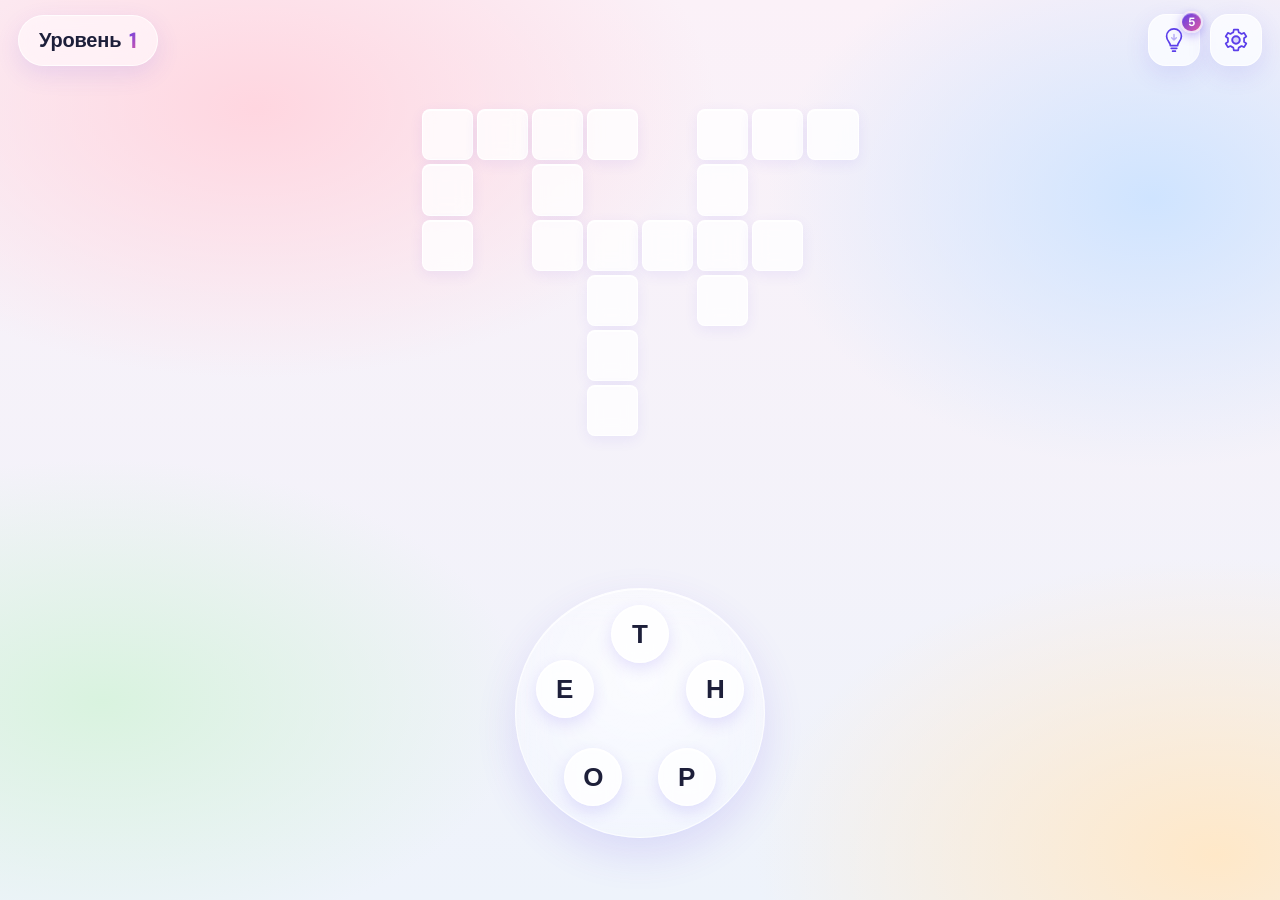
<file: index.html>
<!DOCTYPE html>
<html lang="ru">
<head>
  <meta charset="UTF-8">
  <meta name="viewport" content="width=device-width, initial-scale=1.0, maximum-scale=1.0, user-scalable=no, viewport-fit=cover">
  <meta name="theme-color" content="#f4ecf7">
  <meta name="apple-mobile-web-app-capable" content="yes">
  <meta name="mobile-web-app-capable" content="yes">
  <title>Слова из букв</title>
  <!-- Шрифт грузим через preconnect, но саму stylesheet делаем неблокирующей
       и с fallback'ом на стоковый — на устройствах без интернета (или с
       блокировкой fonts.googleapis.com) приложение всё равно загрузится. -->
  <link rel="preconnect" href="https://fonts.googleapis.com">
  <link rel="preconnect" href="https://fonts.gstatic.com" crossorigin>
  <link href="https://fonts.googleapis.com/css2?family=DM+Sans:wght@400;500;600;700;800&display=swap"
        rel="stylesheet" media="print" onload="this.media='all'">
  <link rel="stylesheet" href="styles.css">
  <!-- Минимальный inline-стиль ТОЛЬКО для аварийного экрана. Сам по себе
       не трогает html/body — иначе перекроет Aurora-фон из styles.css.
       Если #boot-fallback не отображается (нормальная загрузка) — это
       правило inert, страница рендерится как обычно.
       Если же ошибка — #boot-fallback берёт всю площадь поверх всего
       и сам красит фон тёмно-фиолетовым, видим даже без styles.css. -->
  <style>
    #boot-fallback { position: fixed; inset: 0; z-index: 99999;
                     padding: 24px; box-sizing: border-box; overflow: auto;
                     display: flex; flex-direction: column; align-items: center; justify-content: center;
                     text-align: center; font-size: 15px; line-height: 1.5;
                     background: #1a1230; color: #f5f3ff;
                     font-family: -apple-system, BlinkMacSystemFont, "Segoe UI", Roboto, sans-serif; }
    #boot-fallback h1 { font-size: 20px; margin: 0 0 12px; font-weight: 600; }
    #boot-fallback pre { text-align: left; white-space: pre-wrap; word-break: break-word;
                         background: rgba(255,255,255,0.08); padding: 12px; border-radius: 8px;
                         font-size: 12px; font-family: ui-monospace, "SF Mono", Consolas, monospace;
                         max-width: 100%; color: #f5f3ff; }
  </style>
  <script>
    // === Глобальный error reporter ===
    // Любая ошибка в загрузке/исполнении JS до того как ui.js успеет нарисовать
    // что-то — показывается прямо на экране. Это спасает от ситуации
    // «белый экран без объяснений», особенно для модератора стора.
    (function () {
      function showError(prefix, detail) {
        try {
          var node = document.getElementById('boot-fallback');
          if (!node) {
            node = document.createElement('div');
            node.id = 'boot-fallback';
            (document.body || document.documentElement).appendChild(node);
          }
          node.innerHTML =
            '<h1>Ошибка запуска</h1>' +
            '<pre>' + prefix + ':\n' +
              String(detail).replace(/[<>&]/g, function(c){return c==='<'?'&lt;':c==='>'?'&gt;':'&amp;';}) +
            '</pre>' +
            '<p style="opacity:0.7;font-size:12px">Пожалуйста, пришлите скриншот этой страницы разработчику.</p>';
        } catch (_) { /* nothing else we can do */ }
      }
      window.addEventListener('error', function (e) {
        showError('Error in ' + (e.filename || '?') + ':' + (e.lineno || '?'),
                  (e.message || 'unknown') + (e.error && e.error.stack ? '\n' + e.error.stack : ''));
      });
      window.addEventListener('unhandledrejection', function (e) {
        var r = e.reason || {};
        showError('Unhandled rejection', (r.message || r) + (r.stack ? '\n' + r.stack : ''));
      });
      // Watchdog: если через 8 сек loading-screen всё ещё на месте — что-то
      // зависло (модуль не загрузился без явного error event'а). Покажем
      // диагностику чтобы модератор мог сообщить детали.
      setTimeout(function () {
        var loading = document.getElementById('loading');
        if (loading && document.body.contains(loading)) {
          showError('Startup timed out',
                    'main.js did not finish bootstrap within 8 seconds.\n' +
                    'ua=' + (navigator && navigator.userAgent) + '\n' +
                    'release=' + (window.__BUILD_RELEASE__ ? 'yes' : 'no'));
        }
      }, 8000);
    })();

    // === Pre-paint theme bootstrap ===
    // Без него в dark-режиме мелькает светлый фон на ~100 мс до загрузки ui.js.
    (function () {
      try {
        var raw = localStorage.getItem('02words_save');
        if (!raw) return;
        var s = JSON.parse(raw);
        if (s && s.settings && s.settings.theme === 'dark') {
          document.documentElement.dataset.theme = 'dark';
          var m = document.querySelector('meta[name="theme-color"]');
          if (m) m.setAttribute('content', '#0a0820');
        }
      } catch (e) { /* ignore */ }
    })();
  </script>
</head>
<body>
  <div id="app">
    <div id="loading" class="loading-screen">Загрузка…</div>
  </div>
  <script type="module" src="js/main.js"></script>
</body>
</html>
</file>
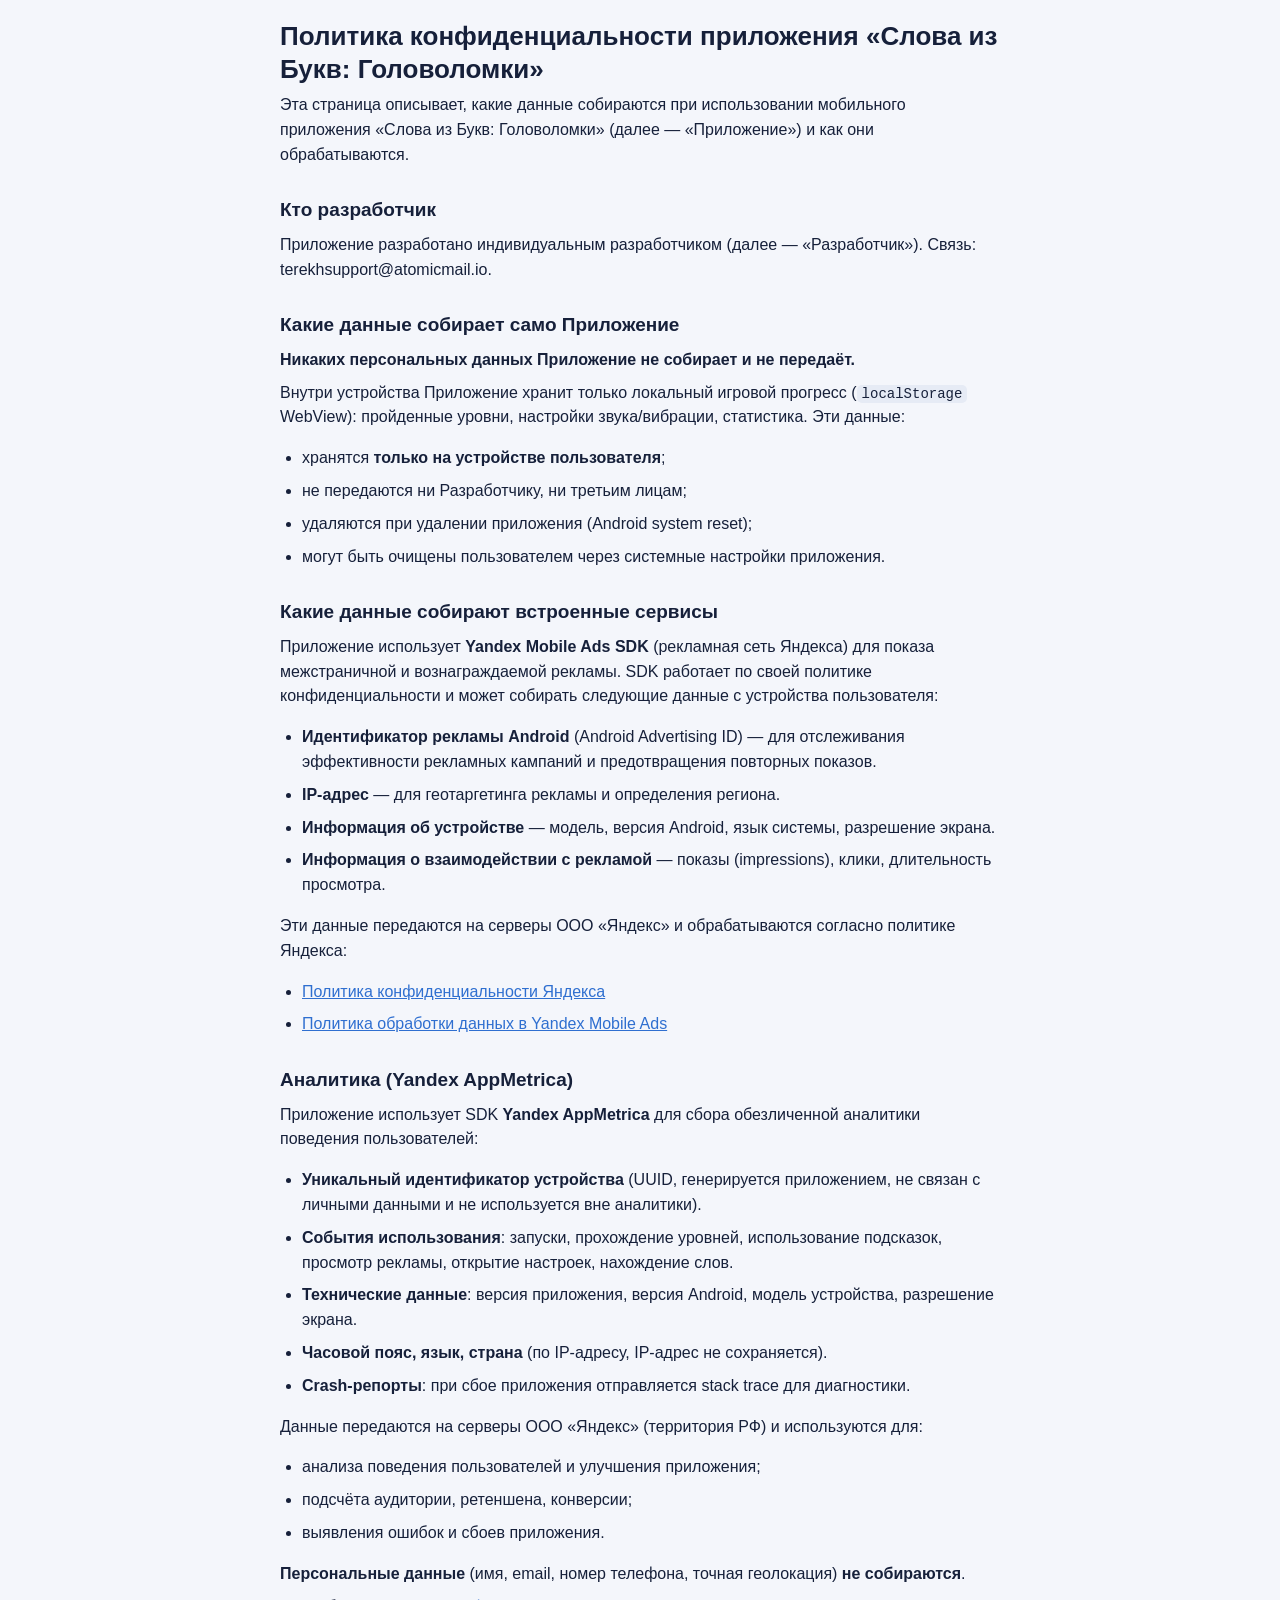
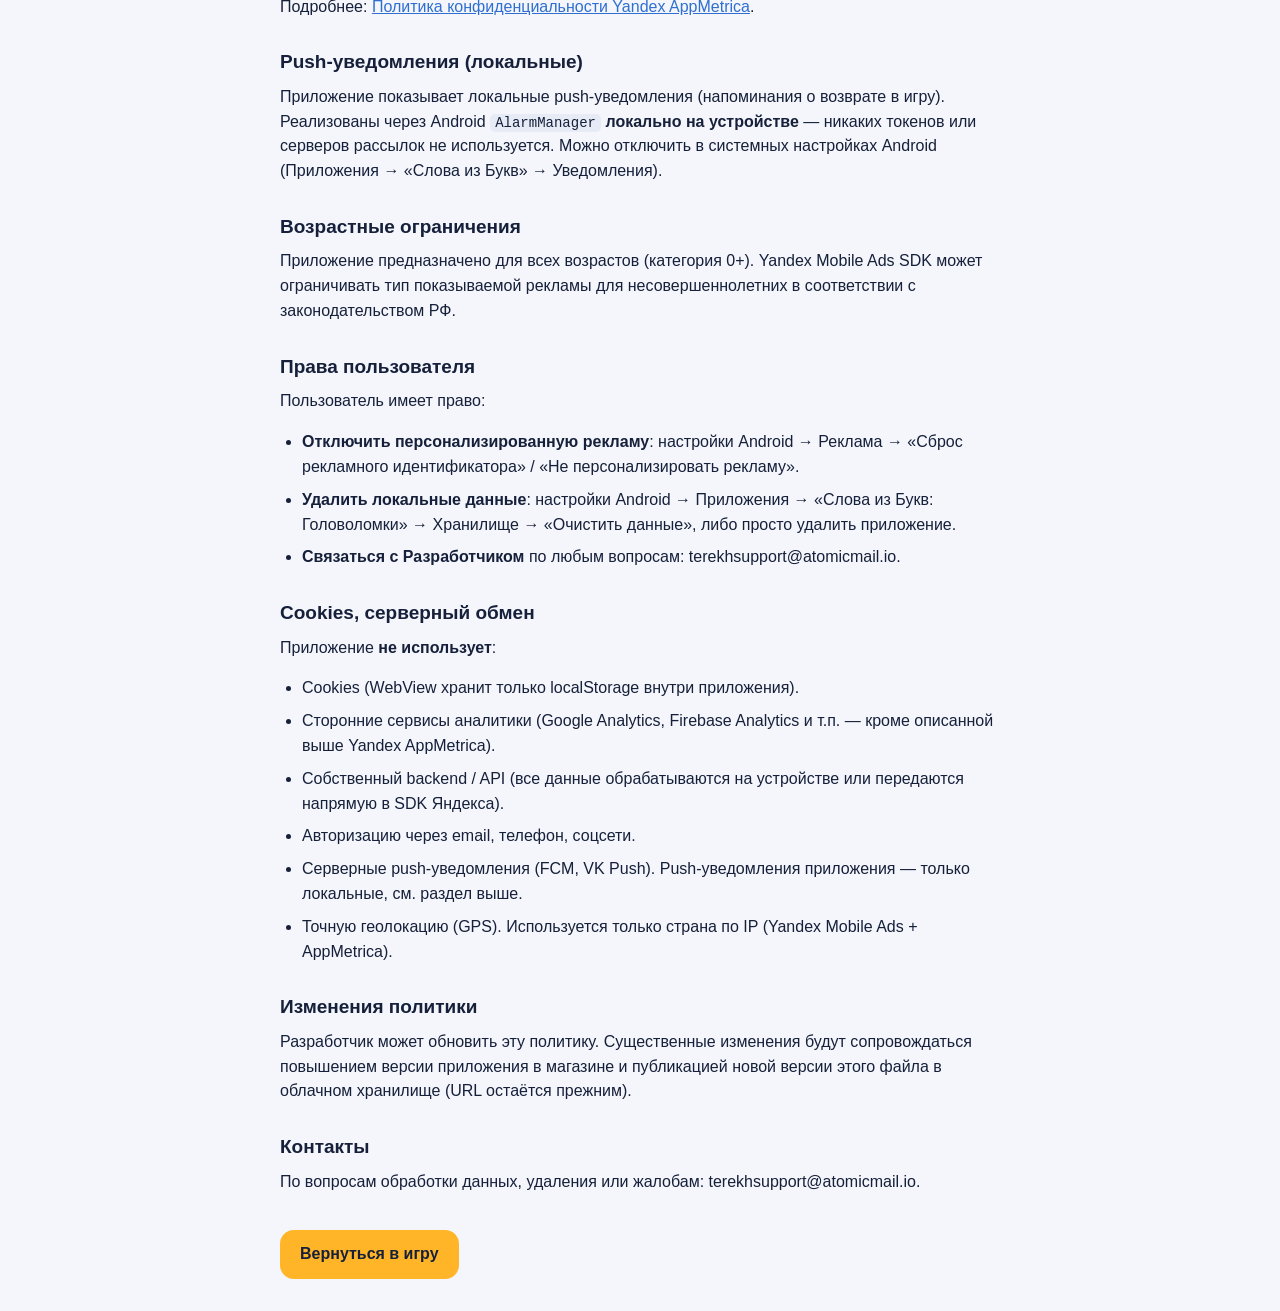
<file: privacy.html>
<!doctype html>
<html lang="ru"><head><meta charset="utf-8">
<meta name="viewport" content="width=device-width, initial-scale=1, viewport-fit=cover">
<title>Политика конфиденциальности — Слова из букв</title>
<style>
  :root { color-scheme: light; }
  body { margin: 0; padding: 20px 18px calc(env(safe-area-inset-bottom, 0px) + 32px);
    background: #f4f6fb; color: #16203a; line-height: 1.55;
    font: 16px/1.55 -apple-system, "Segoe UI", Roboto, Arial, sans-serif; }
  main { max-width: 720px; margin: 0 auto; }
  h1 { font-size: 26px; margin: 0 0 6px; line-height: 1.25; }
  h2 { font-size: 19px; margin: 28px 0 8px; }
  h3 { font-size: 17px; margin: 20px 0 6px; }
  p, li { margin: 8px 0; }
  ul { padding-left: 22px; }
  a { color: #2f6fd0; }
  code { background: #e6ebf5; padding: 1px 5px; border-radius: 5px; font-size: 14px; }
  .back { display: inline-block; margin-top: 28px; padding: 12px 20px; border-radius: 14px;
    background: #ffb527; color: #16203a; font-weight: 800; text-decoration: none; }
  /*
   * ПЕЧАТЬ — ЭТО ДОКУМЕНТ, А НЕ ЭКРАН ИГРЫ. Из той же страницы печатается PDF
   * для магазина, и кнопка «Вернуться в игру» на его последней странице
   * выглядела ровно тем, чем была, — куском интерфейса, забредшим в юридический
   * документ. Фон и поля тоже экранные: на бумаге нужен белый лист.
   */
  @media print {
    body { background: #fff; padding: 0; font-size: 11pt; }
    main { max-width: none; }
    .back { display: none; }
    a { color: #16203a; }
    h2, h3 { break-after: avoid; }
  }
</style></head>
<body><main>
<h1>Политика конфиденциальности приложения «Слова из Букв: Головоломки»</h1>
<p>Эта страница описывает, какие данные собираются при использовании мобильного приложения «Слова из Букв: Головоломки» (далее — «Приложение») и как они обрабатываются.</p>
<h2>Кто разработчик</h2>
<p>Приложение разработано индивидуальным разработчиком (далее — «Разработчик»). Связь: terekhsupport@atomicmail.io.</p>
<h2>Какие данные собирает само Приложение</h2>
<p><b>Никаких персональных данных Приложение не собирает и не передаёт.</b></p>
<p>Внутри устройства Приложение хранит только локальный игровой прогресс (<code>localStorage</code> WebView): пройденные уровни, настройки звука/вибрации, статистика. Эти данные:</p>
<ul>
<li>хранятся <b>только на устройстве пользователя</b>;</li>
<li>не передаются ни Разработчику, ни третьим лицам;</li>
<li>удаляются при удалении приложения (Android system reset);</li>
<li>могут быть очищены пользователем через системные настройки приложения.</li>
</ul>
<h2>Какие данные собирают встроенные сервисы</h2>
<p>Приложение использует <b>Yandex Mobile Ads SDK</b> (рекламная сеть Яндекса) для показа межстраничной и вознаграждаемой рекламы. SDK работает по своей политике конфиденциальности и может собирать следующие данные с устройства пользователя:</p>
<ul>
<li><b>Идентификатор рекламы Android</b> (Android Advertising ID) — для отслеживания эффективности рекламных кампаний и предотвращения повторных показов.</li>
<li><b>IP-адрес</b> — для геотаргетинга рекламы и определения региона.</li>
<li><b>Информация об устройстве</b> — модель, версия Android, язык системы, разрешение экрана.</li>
<li><b>Информация о взаимодействии с рекламой</b> — показы (impressions), клики, длительность просмотра.</li>
</ul>
<p>Эти данные передаются на серверы ООО «Яндекс» и обрабатываются согласно политике Яндекса:</p>
<ul>
<li><a href="https://yandex.ru/legal/confidential/" target="_blank" rel="noreferrer">Политика конфиденциальности Яндекса</a></li>
<li><a href="https://yandex.ru/legal/mobileads_sdk_agreement/" target="_blank" rel="noreferrer">Политика обработки данных в Yandex Mobile Ads</a></li>
</ul>
<h2>Аналитика (Yandex AppMetrica)</h2>
<p>Приложение использует SDK <b>Yandex AppMetrica</b> для сбора обезличенной аналитики поведения пользователей:</p>
<ul>
<li><b>Уникальный идентификатор устройства</b> (UUID, генерируется приложением, не связан с личными данными и не используется вне аналитики).</li>
<li><b>События использования</b>: запуски, прохождение уровней, использование подсказок, просмотр рекламы, открытие настроек, нахождение слов.</li>
<li><b>Технические данные</b>: версия приложения, версия Android, модель устройства, разрешение экрана.</li>
<li><b>Часовой пояс, язык, страна</b> (по IP-адресу, IP-адрес не сохраняется).</li>
<li><b>Crash-репорты</b>: при сбое приложения отправляется stack trace для диагностики.</li>
</ul>
<p>Данные передаются на серверы ООО «Яндекс» (территория РФ) и используются для:</p>
<ul>
<li>анализа поведения пользователей и улучшения приложения;</li>
<li>подсчёта аудитории, ретеншена, конверсии;</li>
<li>выявления ошибок и сбоев приложения.</li>
</ul>
<p><b>Персональные данные</b> (имя, email, номер телефона, точная геолокация) <b>не собираются</b>.</p>
<p>Подробнее: <a href="https://yandex.ru/legal/confidential/" target="_blank" rel="noreferrer">Политика конфиденциальности Yandex AppMetrica</a>.</p>
<h2>Push-уведомления (локальные)</h2>
<p>Приложение показывает локальные push-уведомления (напоминания о возврате в игру). Реализованы через Android <code>AlarmManager</code> <b>локально на устройстве</b> — никаких токенов или серверов рассылок не используется. Можно отключить в системных настройках Android (Приложения → «Слова из Букв» → Уведомления).</p>
<h2>Возрастные ограничения</h2>
<p>Приложение предназначено для всех возрастов (категория 0+). Yandex Mobile Ads SDK может ограничивать тип показываемой рекламы для несовершеннолетних в соответствии с законодательством РФ.</p>
<h2>Права пользователя</h2>
<p>Пользователь имеет право:</p>
<ul>
<li><b>Отключить персонализированную рекламу</b>: настройки Android → Реклама → «Сброс рекламного идентификатора» / «Не персонализировать рекламу».</li>
<li><b>Удалить локальные данные</b>: настройки Android → Приложения → «Слова из Букв: Головоломки» → Хранилище → «Очистить данные», либо просто удалить приложение.</li>
<li><b>Связаться с Разработчиком</b> по любым вопросам: terekhsupport@atomicmail.io.</li>
</ul>
<h2>Cookies, серверный обмен</h2>
<p>Приложение <b>не использует</b>:</p>
<ul>
<li>Cookies (WebView хранит только localStorage внутри приложения).</li>
<li>Сторонние сервисы аналитики (Google Analytics, Firebase Analytics и т.п. — кроме описанной выше Yandex AppMetrica).</li>
<li>Собственный backend / API (все данные обрабатываются на устройстве или передаются напрямую в SDK Яндекса).</li>
<li>Авторизацию через email, телефон, соцсети.</li>
<li>Серверные push-уведомления (FCM, VK Push). Push-уведомления приложения — только локальные, см. раздел выше.</li>
<li>Точную геолокацию (GPS). Используется только страна по IP (Yandex Mobile Ads + AppMetrica).</li>
</ul>
<h2>Изменения политики</h2>
<p>Разработчик может обновить эту политику. Существенные изменения будут сопровождаться повышением версии приложения в магазине и публикацией новой версии этого файла в облачном хранилище (URL остаётся прежним).</p>
<h2>Контакты</h2>
<p>По вопросам обработки данных, удаления или жалобам: terekhsupport@atomicmail.io.</p>
<a class="back" href="./index.html">Вернуться в игру</a>
</main></body></html>
</file>
<file: styles.css>
/* ===== Aurora theme — pastel mesh + frosted glass ===== */

*, *::before, *::after { box-sizing: border-box; }
html, body {
  margin: 0;
  padding: 0;
  height: 100%;
  overflow: hidden;
  -webkit-tap-highlight-color: transparent;
  -webkit-user-select: none;
  user-select: none;
  font-family: "DM Sans", -apple-system, BlinkMacSystemFont, "Segoe UI", "Roboto", "Helvetica Neue", Arial, sans-serif;
  color: var(--ink);
  touch-action: manipulation;
}

body {
  background:
    radial-gradient(60% 50% at 20% 12%, var(--bg-blob-1) 0%, transparent 60%),
    radial-gradient(50% 50% at 90% 22%, var(--bg-blob-2) 0%, transparent 60%),
    radial-gradient(55% 45% at 8%  78%, var(--bg-blob-3) 0%, transparent 60%),
    radial-gradient(60% 55% at 95% 95%, var(--bg-blob-4) 0%, transparent 60%),
    linear-gradient(180deg, var(--bg-base-1) 0%, var(--bg-base-2) 100%);
  background-attachment: fixed;
}

:root {
  --ink:        #1d1f3a;
  --ink-soft:   rgba(29, 31, 58, 0.6);
  --ink-mute:   rgba(29, 31, 58, 0.35);
  --primary:    #5b3eea;
  --primary-2:  #e35aa3;

  /* Background — pastel aurora */
  --bg-base-1: #fbf1f8;
  --bg-base-2: #eef3fb;
  --bg-blob-1: #ffd6e0;
  --bg-blob-2: #cfe4ff;
  --bg-blob-3: #d9f3df;
  --bg-blob-4: #ffe8c8;

  /* Translucent surfaces (glass) — 3 уровня прозрачности */
  --surface-soft:          rgba(255, 255, 255, 0.32);
  --surface-soft-border:   rgba(255, 255, 255, 0.55);
  --surface-medium:        rgba(255, 255, 255, 0.55);
  --surface-strong:        rgba(255, 255, 255, 0.78);
  --surface-strong-border: rgba(255, 255, 255, 0.9);
  --glass-bg:        var(--surface-medium);
  --glass-bg-strong: rgba(255, 255, 255, 0.72);
  --glass-border:    rgba(255, 255, 255, 0.75);

  /* Card / modal glass (более плотные) */
  --card-bg:     rgba(255, 255, 255, 0.78);
  --card-bg-2:   rgba(255, 255, 255, 0.85);
  --card-border: rgba(255, 255, 255, 0.9);

  /* Стеклянный диск под колесом букв */
  --wheel-disc-c1: rgba(255, 255, 255, 0.75);
  --wheel-disc-c2: rgba(255, 255, 255, 0.35);
  --wheel-disc-c3: rgba(255, 255, 255, 0.2);
  --wheel-disc-border: rgba(255, 255, 255, 0.7);

  /* Overlay-вуаль модалок (за карточкой) */
  --overlay-tint: rgba(91, 62, 234, 0.25);

  --glow:        0 8px 24px rgba(91, 62, 234, 0.12);
  --glow-strong: 0 12px 36px rgba(91, 62, 234, 0.22);
}

/* ===== Dark theme — Aurora Night ===== */
:root[data-theme="dark"] {
  --ink:      #f5f3ff;
  --ink-soft: rgba(245, 243, 255, 0.7);
  --ink-mute: rgba(245, 243, 255, 0.4);

  --bg-base-1: #15102e;
  --bg-base-2: #0a0820;
  --bg-blob-1: rgba(170, 80, 200, 0.45);
  --bg-blob-2: rgba(70, 120, 210, 0.45);
  --bg-blob-3: rgba(60, 180, 150, 0.32);
  --bg-blob-4: rgba(220, 120, 80, 0.32);

  /* Glass плотнее, чем в первой версии — поля должны читаться. */
  --surface-soft:          rgba(255, 255, 255, 0.12);
  --surface-soft-border:   rgba(255, 255, 255, 0.16);
  --surface-medium:        rgba(255, 255, 255, 0.14);
  --surface-strong:        rgba(255, 255, 255, 0.22);
  --surface-strong-border: rgba(255, 255, 255, 0.30);
  --glass-bg:        var(--surface-medium);
  /* В тёмной теме подложки кнопок = подложка пилюли «Уровень». */
  --glass-bg-strong: var(--surface-medium);
  --glass-border:    rgba(255, 255, 255, 0.18);

  --card-bg:     rgba(25, 18, 55, 0.85);
  --card-bg-2:   rgba(30, 22, 65, 0.88);
  --card-border: rgba(255, 255, 255, 0.18);

  --wheel-disc-c1: rgba(255, 255, 255, 0.18);
  --wheel-disc-c2: rgba(255, 255, 255, 0.08);
  --wheel-disc-c3: rgba(255, 255, 255, 0.04);
  --wheel-disc-border: rgba(255, 255, 255, 0.20);

  --overlay-tint: rgba(15, 8, 35, 0.55);

  --glow:        0 8px 24px rgba(0, 0, 0, 0.40);
  --glow-strong: 0 12px 36px rgba(0, 0, 0, 0.55);
}

/* В тёмной теме иконки на верхних кнопках белые (вместо primary-фиолетового). */
:root[data-theme="dark"] .icon-btn {
  color: #fff;
}

#app {
  width: 100%;
  height: 100%;
  height: 100dvh;
  display: flex;
  flex-direction: column;
  position: relative;
}

button {
  font-family: inherit;
  border: none;
  cursor: pointer;
  background: none;
  color: inherit;
  padding: 0;
}

.loading-screen {
  position: absolute;
  inset: 0;
  display: flex;
  align-items: center;
  justify-content: center;
  font-size: 16px;
  color: var(--ink-soft);
}

/* ===== Top bar ===== */
.top-bar {
  display: flex;
  align-items: center;
  justify-content: space-between;
  padding: 14px 18px;
  padding-top: max(14px, env(safe-area-inset-top));
  flex: 0 0 auto;
  gap: 12px;
}

.top-bar .level-info {
  display: flex;
  align-items: center;
  gap: 8px;
  padding: 10px 20px;
  border-radius: 999px;
  background: var(--glass-bg);
  -webkit-backdrop-filter: blur(14px) saturate(140%);
          backdrop-filter: blur(14px) saturate(140%);
  border: 1px solid var(--glass-border);
  box-shadow: var(--glow);
  font-size: 20px;
  font-weight: 600;
  color: var(--ink);
  letter-spacing: -0.2px;
}
.top-bar .level-info .num {
  font-weight: 700;
  background: linear-gradient(135deg, var(--primary) 0%, var(--primary-2) 100%);
  -webkit-background-clip: text;
  background-clip: text;
  color: transparent;
  font-size: 22px;
  letter-spacing: -0.3px;
}

.top-bar .top-buttons {
  display: flex;
  gap: 10px;
}

/* ===== Icon buttons ===== */
/* Без inset-«glare» сверху — обводка читается так же, как у плашки
   «Уровень N» (та же толщина и тот же --glass-border). */
.icon-btn {
  position: relative;
  width: 52px;
  height: 52px;
  border-radius: 18px;
  background: var(--glass-bg-strong);
  -webkit-backdrop-filter: blur(14px) saturate(140%);
          backdrop-filter: blur(14px) saturate(140%);
  border: 1px solid var(--glass-border);
  box-shadow: var(--glow);
  display: flex;
  align-items: center;
  justify-content: center;
  color: var(--primary);
  transition: transform 0.12s ease, box-shadow 0.2s ease, background 0.2s ease;
}
.icon-btn:active {
  transform: scale(0.93);
  box-shadow: var(--glow-strong);
}
.icon-btn svg {
  display: block;
  width: 26px;
  height: 26px;
}
.icon-btn .badge {
  position: absolute;
  top: -4px;
  right: -4px;
  min-width: 22px;
  height: 22px;
  padding: 0 6px;
  border-radius: 11px;
  background: linear-gradient(135deg, var(--primary) 0%, var(--primary-2) 100%);
  color: #fff;
  font-size: 12px;
  font-weight: 700;
  line-height: 1;
  display: flex;
  align-items: center;
  justify-content: center;
  box-shadow: 0 3px 10px rgba(91, 62, 234, 0.35),
              inset 0 1px 0 rgba(255, 255, 255, 0.35);
  border: 2px solid rgba(255, 255, 255, 0.85);
}

/* ===== Crossword area ===== */
.crossword-wrap {
  flex: 1 1 auto;
  display: flex;
  align-items: flex-end;
  justify-content: center;
  padding: 8px 12px;
  min-height: 0;
  /* overflow: visible — иначе фиолетовая box-shadow открытых ячеек у
     краёв сетки обрезается. Сама сетка по размеру подгоняется в
     crossword.render() → fit(), поэтому overflow:hidden больше не нужен. */
  overflow: visible;
}

.crossword-grid {
  display: grid;
  gap: 4px;
}

.cell {
  border-radius: 8px;
  display: flex;
  align-items: center;
  justify-content: center;
  font-weight: 700;
  color: var(--ink);
  aspect-ratio: 1;
  font-size: var(--cell-font, 18px);
  transition: background 0.25s, color 0.25s, transform 0.25s;
}

.cell.empty { background: transparent; }

.cell.letter {
  /* Закрытое состояние — плотная белая (в light) / светлая (в dark) плашка. */
  background: var(--surface-strong);
  -webkit-backdrop-filter: blur(8px);
          backdrop-filter: blur(8px);
  border: 1px solid var(--surface-strong-border);
  box-shadow: 0 4px 14px rgba(91, 62, 234, 0.08),
              inset 0 1px 0 var(--surface-strong-border);
}
.cell.letter[data-revealed="false"] .letter-face { visibility: hidden; }
.cell.letter[data-revealed="true"] {
  /* Открытое — primary градиент с белой буквой (как выделенная буква на колесе). */
  background: linear-gradient(135deg, var(--primary) 0%, var(--primary-2) 100%);
  color: #fff;
  border-color: transparent;
  box-shadow: 0 6px 18px rgba(91, 62, 234, 0.38),
              inset 0 1px 0 rgba(255, 255, 255, 0.35);
}

.cell.flip .letter-face {
  animation: flipReveal 0.5s ease forwards;
}
@keyframes flipReveal {
  0%   { transform: rotateY(0deg);   opacity: 0; }
  50%  { transform: rotateY(90deg);  opacity: 0; }
  100% { transform: rotateY(180deg); opacity: 1; }
}

/* ===== Bonus pills ===== */
.bonus-row {
  flex: 0 0 auto;
  padding: 6px 16px;
  display: flex;
  flex-wrap: wrap;
  gap: 6px;
  justify-content: center;
  min-height: 30px;
}
.bonus-pill {
  background: var(--surface-medium);
  -webkit-backdrop-filter: blur(8px);
          backdrop-filter: blur(8px);
  border: 1px solid var(--glass-border);
  color: var(--primary);
  border-radius: 999px;
  padding: 4px 11px;
  font-size: 13px;
  font-weight: 600;
  letter-spacing: 0.2px;
  box-shadow: 0 2px 8px rgba(91, 62, 234, 0.08);
  animation: pillIn 0.3s ease;
}
:root[data-theme="dark"] .bonus-pill {
  /* На тёмном primary тускнеет — даём чуть светлее. */
  color: #c9b4ff;
}
.bonus-pill::before { content: "✦ "; opacity: 0.7; }

@keyframes pillIn {
  from { transform: scale(0.5); opacity: 0; }
  to   { transform: scale(1);   opacity: 1; }
}

/* ===== Current word preview ===== */
.current-word {
  flex: 0 0 auto;
  height: 46px;
  min-height: 46px;
  display: flex;
  align-items: center;
  justify-content: center;
  font-size: 28px;
  font-weight: 700;
  letter-spacing: 6px;
  padding-left: 6px;
  background: linear-gradient(135deg, var(--primary) 0%, var(--primary-2) 100%);
  -webkit-background-clip: text;
  background-clip: text;
  color: transparent;
}
.current-word.bad {
  background: linear-gradient(135deg, #e64a5b 0%, #f29a4d 100%);
  -webkit-background-clip: text;
  background-clip: text;
  color: transparent;
}
.current-word.good {
  background: linear-gradient(135deg, #2ab673 0%, #5acdb6 100%);
  -webkit-background-clip: text;
  background-clip: text;
  color: transparent;
}
.current-word.bonus {
  background: linear-gradient(135deg, #d97a17 0%, #e3b34a 100%);
  -webkit-background-clip: text;
  background-clip: text;
  color: transparent;
}

/* ===== Letter wheel ===== */
.wheel-area {
  flex: 0 0 auto;
  padding: 6px 16px 22px;
  padding-bottom: max(22px, env(safe-area-inset-bottom));
}

.wheel {
  position: relative;
  width: min(80vw, 330px);
  height: min(80vw, 330px);
  margin: 0 auto;
  touch-action: none;
  user-select: none;
}

/* Стеклянная подложка-круг под кругом букв (общая для всех) */
.wheel::before {
  content: "";
  position: absolute;
  inset: 12%;
  border-radius: 50%;
  background: radial-gradient(circle at 50% 35%,
    var(--wheel-disc-c1) 0%,
    var(--wheel-disc-c2) 60%,
    var(--wheel-disc-c3) 100%);
  -webkit-backdrop-filter: blur(14px) saturate(140%);
          backdrop-filter: blur(14px) saturate(140%);
  border: 1px solid var(--wheel-disc-border);
  box-shadow: inset 0 1px 0 var(--surface-strong-border),
              0 16px 40px rgba(91, 62, 234, 0.14);
  pointer-events: none;
}

.wheel-svg {
  position: absolute;
  inset: 0;
  width: 100%;
  height: 100%;
  pointer-events: none;
}

.wheel-letter {
  position: absolute;
  width: 58px;
  height: 58px;
  border-radius: 50%;
  background: var(--surface-strong);
  -webkit-backdrop-filter: blur(10px);
          backdrop-filter: blur(10px);
  color: var(--ink);
  font-size: 26px;
  font-weight: 700;
  display: flex;
  align-items: center;
  justify-content: center;
  border: 1px solid var(--surface-strong-border);
  box-shadow: 0 6px 16px rgba(91, 62, 234, 0.14),
              inset 0 1px 0 var(--surface-strong-border);
  transform: translate(-50%, -50%);
  transition: transform 0.15s, background 0.15s, color 0.15s, box-shadow 0.15s;
  pointer-events: auto;
}
.wheel-letter.selected {
  background: linear-gradient(135deg, var(--primary) 0%, var(--primary-2) 100%);
  border-color: transparent;
  color: #fff;
  transform: translate(-50%, -50%) scale(1.10);
  box-shadow: 0 10px 24px rgba(91, 62, 234, 0.45),
              inset 0 1px 0 rgba(255, 255, 255, 0.45);
}

.wheel.shake { animation: shake 0.4s; }
@keyframes shake {
  0%, 100% { transform: translateX(0); }
  20% { transform: translateX(-8px); }
  40% { transform: translateX(8px); }
  60% { transform: translateX(-6px); }
  80% { transform: translateX(6px); }
}

/* ===== Win screen ===== */
.win-screen {
  position: absolute;
  inset: 0;
  display: flex;
  align-items: center;
  justify-content: center;
  background: var(--overlay-tint);
  -webkit-backdrop-filter: blur(20px);
          backdrop-filter: blur(20px);
  z-index: 100;
  animation: fadeIn 0.3s;
}

.win-card {
  background: var(--card-bg);
  -webkit-backdrop-filter: blur(20px) saturate(140%);
          backdrop-filter: blur(20px) saturate(140%);
  border: 1px solid var(--card-border);
  color: var(--ink);
  border-radius: 22px;
  padding: 32px 28px;
  text-align: center;
  max-width: 320px;
  width: 86%;
  box-shadow: 0 24px 60px rgba(91, 62, 234, 0.30);
  animation: popIn 0.35s cubic-bezier(0.34, 1.56, 0.64, 1);
}

.win-card h2 {
  margin: 0 0 12px;
  font-size: 28px;
  background: linear-gradient(135deg, var(--primary) 0%, var(--primary-2) 100%);
  -webkit-background-clip: text;
  background-clip: text;
  color: transparent;
}
.win-card .stats {
  margin: 14px 0 22px;
  font-size: 17px;
  line-height: 1.6;
  color: var(--ink);
}
.win-card .stats b {
  color: var(--primary);
  font-size: 22px;
}
.win-card .reward-icon { font-size: 22px; vertical-align: -2px; }
.win-card .next-btn {
  background: linear-gradient(135deg, var(--primary) 0%, var(--primary-2) 100%);
  color: #fff;
  border-radius: 16px;
  padding: 14px 32px;
  font-size: 17px;
  font-weight: 700;
  width: 100%;
  box-shadow: 0 8px 20px rgba(91, 62, 234, 0.35);
  transition: transform 0.1s;
}
.win-card .next-btn:active { transform: scale(0.96); }

@keyframes fadeIn { from { opacity: 0; } to { opacity: 1; } }
@keyframes popIn  { from { transform: scale(0.7); opacity: 0; } to { transform: scale(1); opacity: 1; } }

/* ===== Interstitial overlay ===== */
.interstitial {
  position: absolute;
  inset: 0;
  background: var(--overlay-tint);
  -webkit-backdrop-filter: blur(18px);
          backdrop-filter: blur(18px);
  color: var(--ink);
  display: flex;
  align-items: center;
  justify-content: center;
  flex-direction: column;
  z-index: 200;
  font-size: 14px;
  gap: 14px;
}
.interstitial .mock-ad {
  background: var(--card-bg-2);
  -webkit-backdrop-filter: blur(18px);
          backdrop-filter: blur(18px);
  border: 1px solid var(--card-border);
  border-radius: 18px;
  padding: 40px 30px;
  text-align: center;
  color: var(--ink);
  box-shadow: 0 24px 60px rgba(91, 62, 234, 0.30);
}
.interstitial .countdown {
  font-size: 28px;
  font-weight: 700;
  margin-top: 12px;
  background: linear-gradient(135deg, var(--primary) 0%, var(--primary-2) 100%);
  -webkit-background-clip: text;
  background-clip: text;
  color: transparent;
}

/* ===== Dialog (rewarded ask) ===== */
.dialog {
  position: absolute;
  inset: 0;
  background: var(--overlay-tint);
  -webkit-backdrop-filter: blur(14px);
          backdrop-filter: blur(14px);
  display: flex;
  align-items: center;
  justify-content: center;
  z-index: 150;
}
.dialog-card {
  background: var(--card-bg-2);
  -webkit-backdrop-filter: blur(20px) saturate(140%);
          backdrop-filter: blur(20px) saturate(140%);
  border: 1px solid var(--card-border);
  color: var(--ink);
  border-radius: 18px;
  padding: 24px;
  width: 86%;
  max-width: 320px;
  text-align: center;
  box-shadow: 0 24px 60px rgba(91, 62, 234, 0.30);
  animation: popIn 0.25s ease;
}
.dialog-card h3 {
  margin: 0 0 8px;
  font-size: 19px;
}
.dialog-card p {
  margin: 0 0 18px;
  color: var(--ink-soft);
  font-size: 15px;
  line-height: 1.4;
}
.dialog-buttons { display: flex; gap: 10px; }
.dialog-buttons button {
  flex: 1;
  padding: 12px;
  border-radius: 12px;
  font-weight: 700;
  font-size: 15px;
}
.dialog-buttons .primary {
  background: linear-gradient(135deg, var(--primary) 0%, var(--primary-2) 100%);
  color: #fff;
  box-shadow: 0 8px 18px rgba(91, 62, 234, 0.32);
}
.dialog-buttons .secondary {
  background: rgba(91, 62, 234, 0.08);
  color: var(--primary);
}

/* ===== Rate Us dialog ===== */
.rate-us-card {
  /* шире чем стандартный диалог, чтобы 5 звёзд сидели комфортно */
  padding: 26px 24px 18px;
  max-width: 340px;
}
/* Специфичность .rate-us-card h3.rate-us-title (0,2,1), чтобы перебить
   стандартный .dialog-card h3 { font-size: 19px } и взять наши 22px. */
.rate-us-card h3.rate-us-title {
  margin: 0 0 16px;
  font-size: 22px;
  font-weight: 700;
  text-align: center;
  background: linear-gradient(135deg, var(--primary) 0%, var(--primary-2) 100%);
  -webkit-background-clip: text;
  background-clip: text;
  color: transparent;
}
.rate-us-stars {
  display: flex;
  justify-content: center;
  gap: 6px;
  margin: 0 0 16px;
  font-size: 38px;
  line-height: 1;
  color: #f5b50a;
  text-shadow: 0 2px 8px rgba(245, 181, 10, 0.45);
}
.rate-us-stars span {
  display: inline-block;
  animation: starPop 0.5s cubic-bezier(0.34, 1.56, 0.64, 1) both;
}
.rate-us-stars span:nth-child(1) { animation-delay: 0.05s; }
.rate-us-stars span:nth-child(2) { animation-delay: 0.12s; }
.rate-us-stars span:nth-child(3) { animation-delay: 0.19s; }
.rate-us-stars span:nth-child(4) { animation-delay: 0.26s; }
.rate-us-stars span:nth-child(5) { animation-delay: 0.33s; }
@keyframes starPop {
  from { transform: scale(0); opacity: 0; }
  60%  { transform: scale(1.25); opacity: 1; }
  to   { transform: scale(1); opacity: 1; }
}
.rate-us-desc {
  margin: 0 0 20px;
  font-size: 15px;
  line-height: 1.5;
  color: var(--ink-soft);
  text-align: center;
}
.rate-us-highlight {
  font-weight: 700;
  background: linear-gradient(135deg, var(--primary) 0%, var(--primary-2) 100%);
  -webkit-background-clip: text;
  background-clip: text;
  color: transparent;
}
.rate-us-rate-btn {
  display: block;
  width: 100%;
  padding: 14px;
  border-radius: 16px;
  background: linear-gradient(135deg, var(--primary) 0%, var(--primary-2) 100%);
  color: #fff;
  font-weight: 700;
  font-size: 17px;
  box-shadow: 0 8px 20px rgba(91, 62, 234, 0.35);
  transition: transform 0.1s;
}
.rate-us-rate-btn:active { transform: scale(0.96); }
.rate-us-later-btn {
  display: block;
  width: 100%;
  margin-top: 4px;
  padding: 10px;
  background: transparent;
  color: var(--ink-mute);
  font-size: 13px;
  font-weight: 500;
  letter-spacing: 0.2px;
  opacity: 0.85;
  transition: opacity 0.15s, transform 0.1s;
}
.rate-us-later-btn:hover { opacity: 1; }
.rate-us-later-btn:active { transform: scale(0.97); }

/* ===== Settings dialog ===== */
.settings-card {
  padding: 24px 22px 18px;
  max-width: 340px;
}
.settings-card h3.settings-title {
  margin: 0 0 18px;
  font-size: 22px;
  font-weight: 700;
  text-align: center;
  background: linear-gradient(135deg, var(--primary) 0%, var(--primary-2) 100%);
  -webkit-background-clip: text;
  background-clip: text;
  color: transparent;
}
.settings-row {
  display: flex;
  align-items: center;
  justify-content: space-between;
  padding: 12px 4px;
  border-bottom: 1px solid var(--glass-border);
}
.settings-row:last-of-type { border-bottom: none; margin-bottom: 6px; }
.settings-label {
  font-size: 16px;
  font-weight: 500;
  color: var(--ink);
}

/* Toggle: овальный track + круглый thumb. Состояние через data-on. */
.settings-toggle {
  position: relative;
  width: 52px;
  height: 30px;
  border-radius: 999px;
  background: rgba(91, 62, 234, 0.18);
  border: 1px solid var(--glass-border);
  transition: background 0.2s ease;
  cursor: pointer;
  flex: 0 0 auto;
}
.settings-toggle[data-on="true"] {
  background: linear-gradient(135deg, var(--primary) 0%, var(--primary-2) 100%);
  border-color: transparent;
  box-shadow: 0 4px 12px rgba(91, 62, 234, 0.30);
}
.settings-toggle-thumb {
  position: absolute;
  top: 3px;
  left: 3px;
  width: 22px;
  height: 22px;
  border-radius: 50%;
  background: #fff;
  box-shadow: 0 2px 6px rgba(0, 0, 0, 0.18);
  transition: transform 0.22s cubic-bezier(0.34, 1.56, 0.64, 1);
}
.settings-toggle[data-on="true"] .settings-toggle-thumb {
  transform: translateX(22px);
}
.settings-toggle:active .settings-toggle-thumb { transform: scale(0.92); }
.settings-toggle[data-on="true"]:active .settings-toggle-thumb {
  transform: translateX(22px) scale(0.92);
}

/* Текстовая ссылка на политику — без подложки, чуть прозрачная. */
.settings-privacy {
  display: block;
  width: 100%;
  margin: 14px 0 10px;
  padding: 8px;
  background: transparent;
  color: var(--primary);
  font-size: 13px;
  font-weight: 500;
  text-decoration: underline;
  text-underline-offset: 3px;
  text-decoration-thickness: 1px;
  opacity: 0.85;
  transition: opacity 0.15s;
}
:root[data-theme="dark"] .settings-privacy { color: #c9b4ff; }
.settings-privacy:hover { opacity: 1; }
.settings-privacy:active { transform: scale(0.98); }

/* Закрывающая «Готово» — primary градиент, как в основных диалогах. */
.settings-close {
  display: block;
  width: 100%;
  padding: 13px;
  border-radius: 14px;
  background: linear-gradient(135deg, var(--primary) 0%, var(--primary-2) 100%);
  color: #fff;
  font-weight: 700;
  font-size: 16px;
  box-shadow: 0 6px 16px rgba(91, 62, 234, 0.32);
  transition: transform 0.1s;
}
.settings-close:active { transform: scale(0.97); }

/* ===== Hint banner (после 3 ошибок подряд) ===== */
.hint-banner {
  flex: 0 0 auto;
  display: flex;
  justify-content: center;
  padding: 6px 16px 10px;
  animation: pillIn 0.3s ease;
}
.hint-banner button {
  display: flex;
  align-items: center;
  gap: 10px;
  padding: 14px 22px;
  background: linear-gradient(135deg, var(--primary) 0%, var(--primary-2) 100%);
  color: #fff;
  border-radius: 999px;
  font-weight: 700;
  font-size: 16px;
  box-shadow: 0 8px 22px rgba(91, 62, 234, 0.35);
  transition: transform 0.1s;
  cursor: pointer;
}
.hint-banner button:active { transform: scale(0.96); }
.hint-banner .hint-banner-icon { font-size: 20px; }

/* ===== Tutorial overlay ===== */
.tut-hand {
  position: absolute;
  left: 50%;
  top: 50%;
  width: 46px;
  height: 46px;
  /* Kompensация: «кончик пальца» иконки сдвинут от центра. */
  margin-left: -10px;
  margin-top: -6px;
  pointer-events: none;
  opacity: 0;
  transition: opacity 0.3s;
  z-index: 5;
  filter: drop-shadow(0 4px 12px rgba(91, 62, 234, 0.35));
}
.tut-hand.visible { opacity: 1; }
.tut-hand.fade-out { opacity: 0; }
.tut-hand.pulse svg {
  transform-origin: 30% 25%;
  animation: tutHandPulse 0.7s ease-in-out infinite;
}
@keyframes tutHandPulse {
  0%, 100% { transform: rotate(0deg) scale(1); }
  50%      { transform: rotate(-6deg) scale(1.08); }
}
.tut-trail { pointer-events: none; }
.tut-label {
  flex: 0 0 auto;
  text-align: center;
  padding: 4px 12px 0;
  font-size: 14px;
  font-weight: 600;
  color: var(--ink-soft);
  opacity: 0;
  transition: opacity 0.25s;
  min-height: 22px;
}
.tut-label.visible { opacity: 1; }
.tut-label.fade-out { opacity: 0; }

/* ===== Dev panel (functional tool — light theme, less decorative) ===== */
.dev-panel {
  position: absolute;
  inset: 0;
  background: #f4f6fa;
  color: #222;
  overflow-y: auto;
  padding: 16px;
  z-index: 50;
  font-size: 14px;
}
.dev-panel h1 { font-size: 20px; margin: 0 0 12px; }
.dev-panel section { background: #fff; padding: 12px; border-radius: 12px; margin-bottom: 12px; }
.dev-panel label { display: block; margin: 8px 0 4px; font-weight: 600; font-size: 13px; }
.dev-panel input, .dev-panel select {
  width: 100%;
  padding: 8px;
  border: 1px solid #ccc;
  border-radius: 8px;
  font-size: 14px;
  font-family: inherit;
}
.dev-panel button {
  background: var(--primary);
  color: #fff;
  padding: 10px 14px;
  border-radius: 10px;
  margin: 6px 6px 6px 0;
  font-weight: 600;
}
.dev-panel pre {
  background: #1e1e1e;
  color: #d4d4d4;
  padding: 10px;
  border-radius: 8px;
  overflow: auto;
  font-size: 12px;
  max-height: 300px;
}
.dev-panel .preview-grid {
  display: inline-block;
  padding: 8px;
  background: rgba(91, 62, 234, 0.08);
  border-radius: 12px;
}
.dev-panel .preview-grid .cell { color: var(--ink); width: 30px; }

/* ===== Utility ===== */
.hidden { display: none !important; }
</file>
